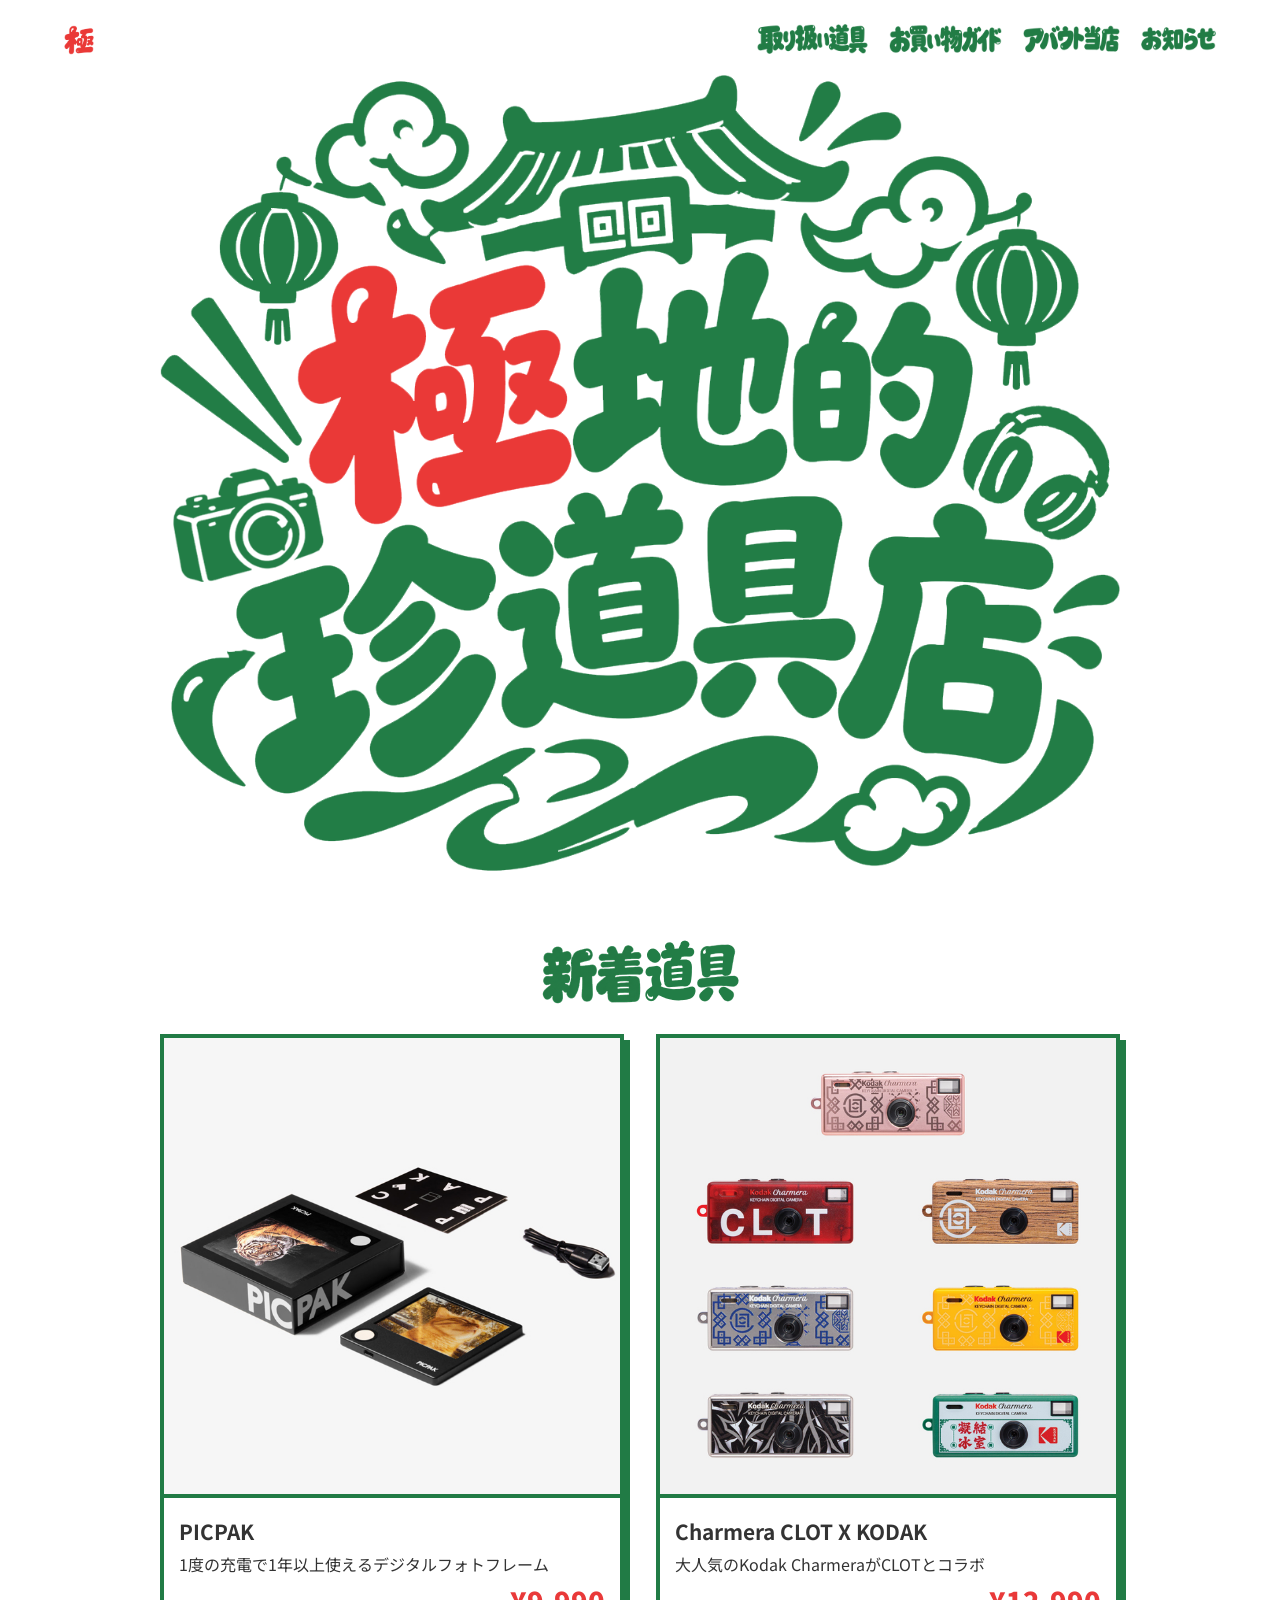
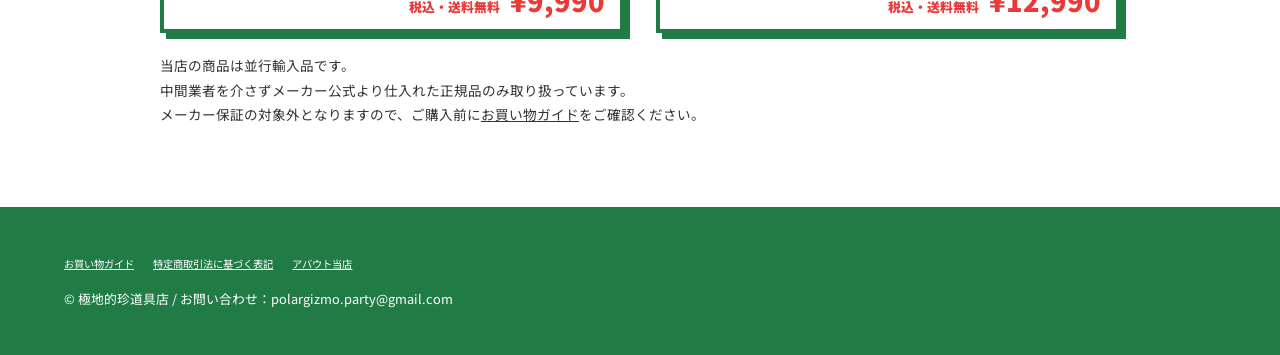
<file: public/index.html>
<!doctype html>
<html lang="ja">
<head>
<meta charset="utf-8">
<meta name="viewport" content="width=device-width,initial-scale=1">
<title>極地的珍道具店</title>
<meta name="description" content="日本では買えない、珍しくて面白い海外製ガジェットの並行輸入ショップ">
<link rel="icon" href="images/favicons/favicon.ico" sizes="32x32">
<link rel="icon" href="images/favicons/icon-192x192.png" type="image/png" sizes="192x192">
<link rel="apple-touch-icon" href="images/favicons/apple-touch-icon-180x180.png">
<link rel="manifest" href="images/favicons/manifest.json">
<link rel="stylesheet" href="style.css">
<script src="site.js"></script>
</head>
<body>

<site-header></site-header>

<main>
<div class="content">

<section class="hero">
<img src="images/logo.png" alt="極地的珍道具店" class="logo" />
</section>

<section class="items">
<h2 id="items"><img src="images/h2-newitem.png" alt="新着道具" class="h2-img" /></h2>
<div class="cards" id="cards"></div>
</section>

<section class="textbox">
<p class="note">
当店の商品は並行輸入品です。<br />
中間業者を介さずメーカー公式より仕入れた正規品のみ取り扱っています。<br />
メーカー保証の対象外となりますので、ご購入前に<a href="guide.html">お買い物ガイド</a>をご確認ください。<br />
</p>
</section>

</div>
</main>

<site-footer></site-footer>

<script src="cards.js"></script>
<script>
fetch('products.json').then(r=>r.json()).then(list=>{
document.getElementById('cards').innerHTML=Cards.cards(list);
}).catch(()=>{
document.getElementById('cards').innerHTML='<p>商品データを読み込めませんでした。時間をおいて、もう一度お開きください。</p>';
});
</script>
</body>
</html>
</file>
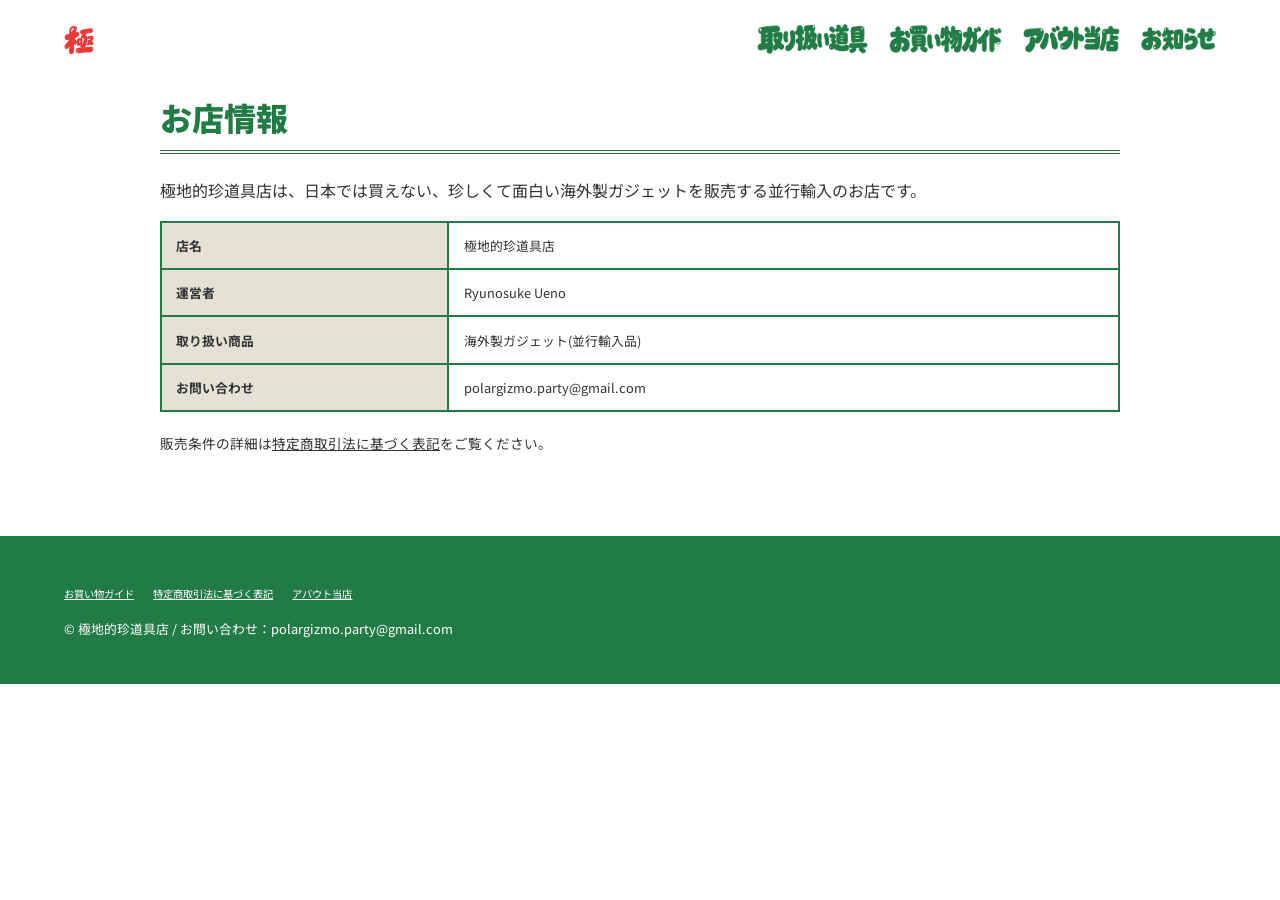
<file: public/about.html>
<!doctype html>
<html lang="ja">
<head>
<meta charset="utf-8">
<meta name="viewport" content="width=device-width,initial-scale=1">
<title>お店情報 | 極地的珍道具店</title>
<meta name="description" content="極地的珍道具店のお店情報">
<link rel="stylesheet" href="style.css">
<script src="site.js"></script>
</head>
<body>

<site-header></site-header>

<div class="content">

<main>
<h1>お店情報</h1>
<p>極地的珍道具店は、日本では買えない、珍しくて面白い海外製ガジェットを販売する並行輸入のお店です。</p>
<table class="tbl">
<tr>
<th>店名</th>
<td>極地的珍道具店</td>
</tr>
<tr>
<th>運営者</th>
<td>Ryunosuke Ueno</td>
</tr>
<tr>
<th>取り扱い商品</th>
<td>海外製ガジェット(並行輸入品)</td>
</tr>
<tr>
<th>お問い合わせ</th>
<td>polargizmo.party@gmail.com</td>
</tr>
</table>
<p class="note">販売条件の詳細は<a href="tokushoho.html">特定商取引法に基づく表記</a>をご覧ください。</p>
</main>

</div>

<site-footer></site-footer>

</body>
</html>
</file>
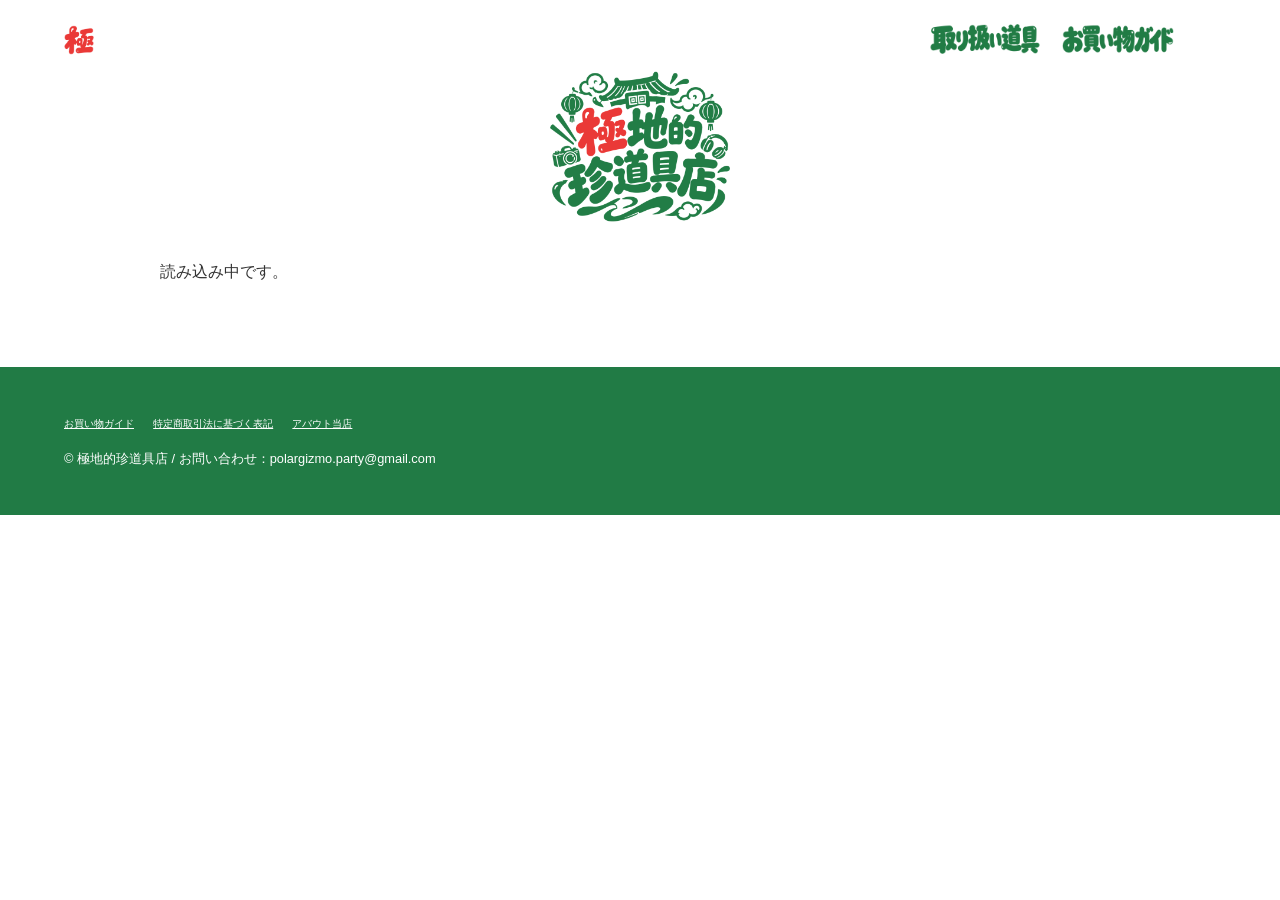
<file: public/charmera.html>
<!doctype html>
<html lang="ja">
<head>
<meta charset="utf-8">
<meta http-equiv="refresh" content="0;url=product.html?id=charmera">
<title>Charmera CLOT X KODAK | 極地的珍道具店</title>
<link rel="canonical" href="product.html?id=charmera">
<link rel="stylesheet" href="style.css">
<script src="site.js"></script>
</head>
<body>

<div class="content">

<p><a href="product.html?id=charmera">商品ページへ移動します</a></p>

</div>

</body>
</html>
</file>
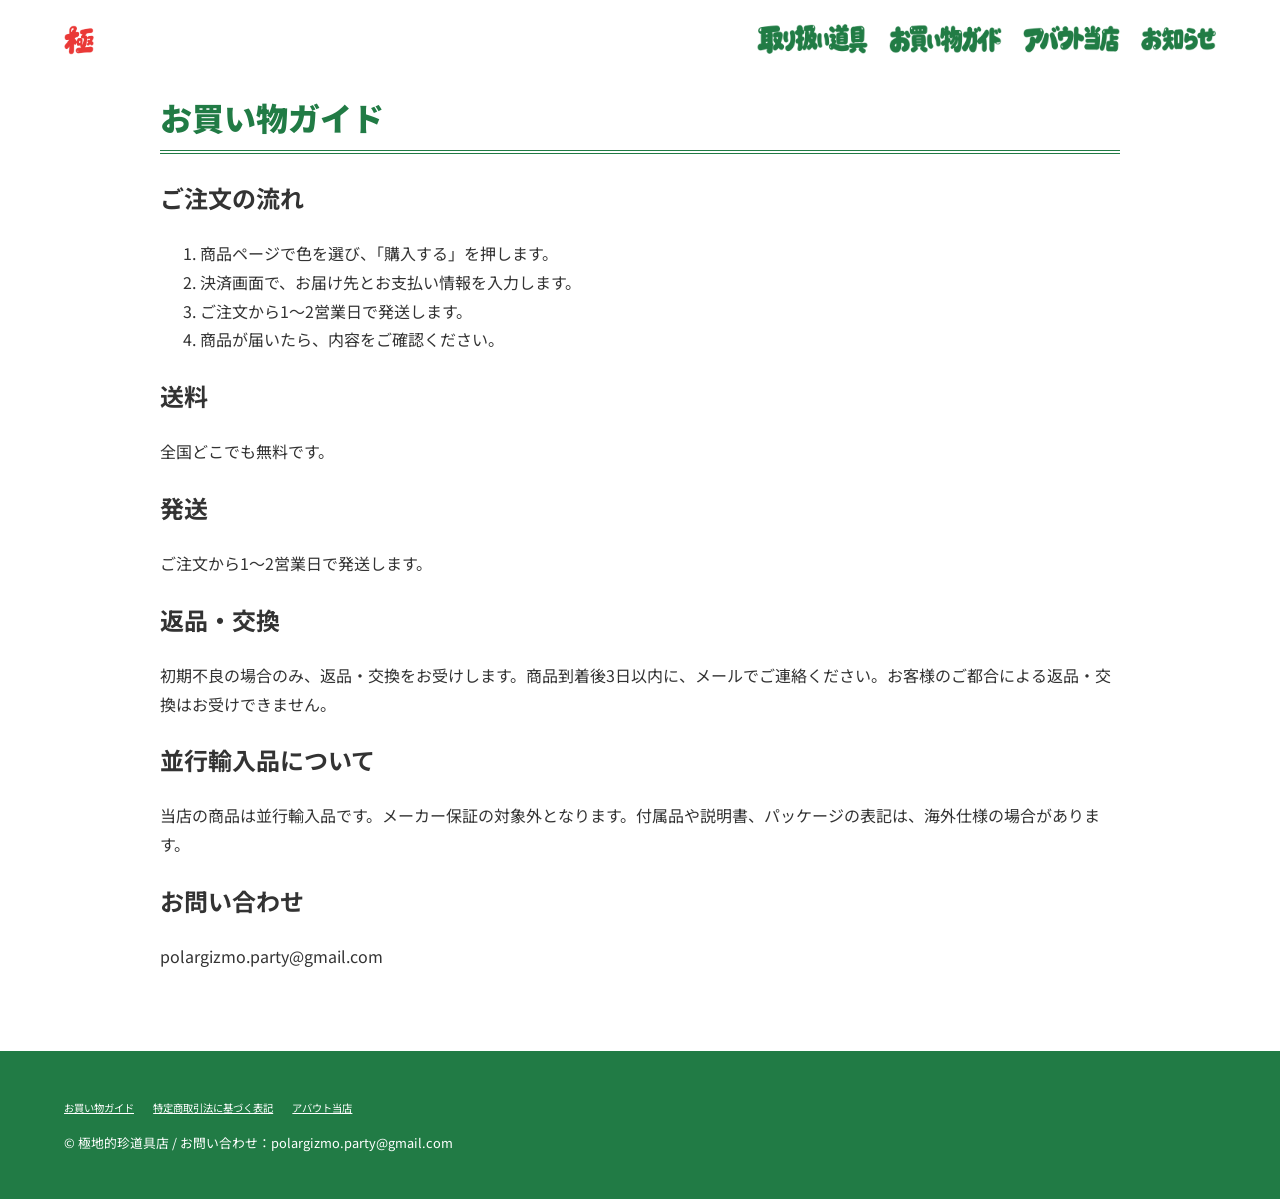
<file: public/guide.html>
<!doctype html>
<html lang="ja">
<head>
<meta charset="utf-8">
<meta name="viewport" content="width=device-width,initial-scale=1">
<title>お買い物ガイド | 極地的珍道具店</title>
<meta name="description" content="ご注文の流れ、送料、発送、返品・交換、並行輸入品についての案内">
<link rel="stylesheet" href="style.css">
<script src="site.js"></script>
</head>
<body>

<site-header></site-header>

<div class="content">

<main>
<h1>お買い物ガイド</h1>
<h2>ご注文の流れ</h2>
<ol>
<li>商品ページで色を選び、「購入する」を押します。</li>
<li>決済画面で、お届け先とお支払い情報を入力します。</li>
<li>ご注文から1〜2営業日で発送します。</li>
<li>商品が届いたら、内容をご確認ください。</li>
</ol>
<h2>送料</h2>
<p>全国どこでも無料です。</p>
<h2>発送</h2>
<p>ご注文から1〜2営業日で発送します。</p>
<h2>返品・交換</h2>
<p>初期不良の場合のみ、返品・交換をお受けします。商品到着後3日以内に、メールでご連絡ください。お客様のご都合による返品・交換はお受けできません。</p>
<h2>並行輸入品について</h2>
<p>当店の商品は並行輸入品です。メーカー保証の対象外となります。付属品や説明書、パッケージの表記は、海外仕様の場合があります。</p>
<h2>お問い合わせ</h2>
<p>polargizmo.party@gmail.com</p>
</main>

</div>

<site-footer></site-footer>

</body>
</html>
</file>
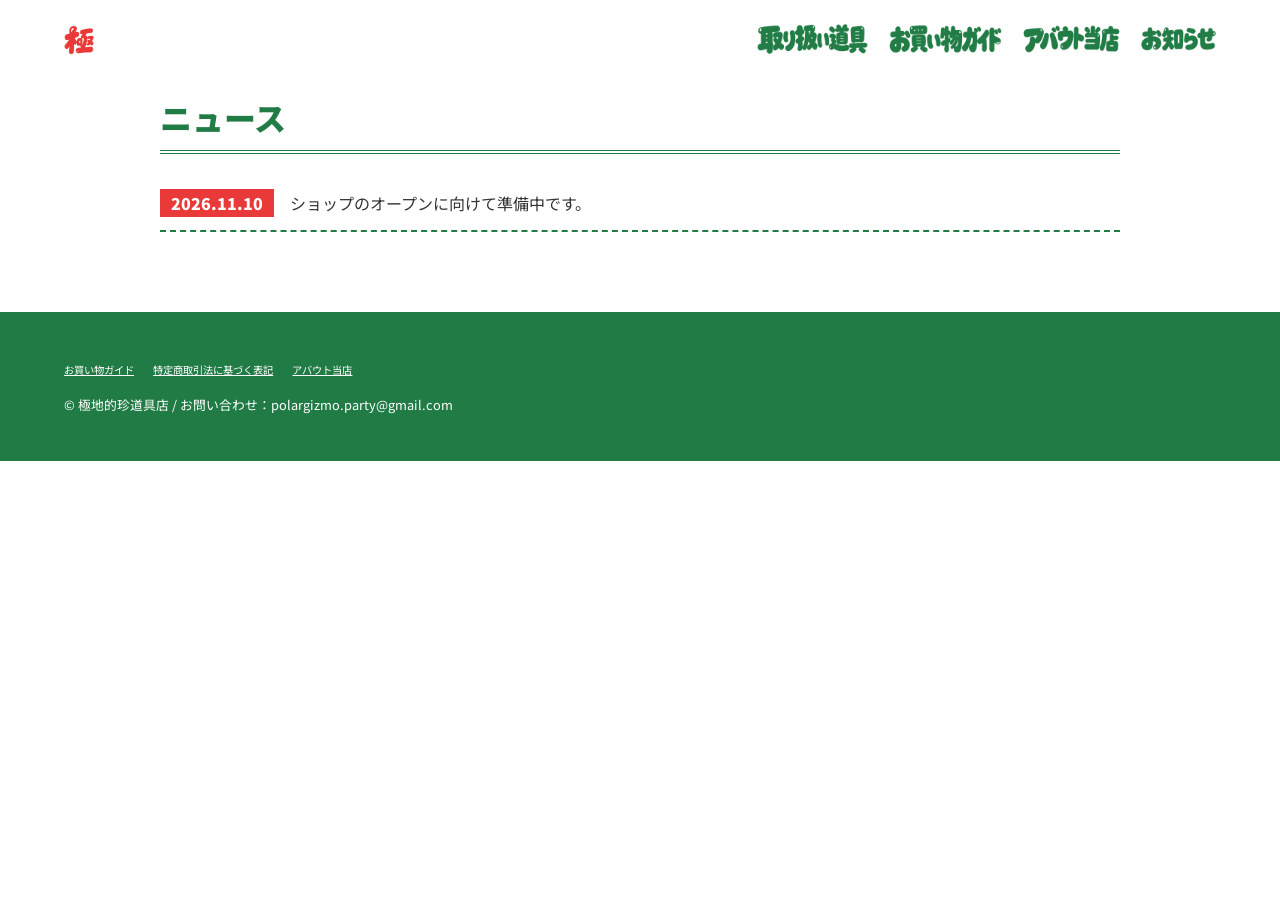
<file: public/news.html>
<!doctype html>
<html lang="ja">
<head>
<meta charset="utf-8">
<meta name="viewport" content="width=device-width,initial-scale=1">
<title>ニュース | 極地的珍道具店</title>
<meta name="description" content="極地的珍道具店からのお知らせ">
<link rel="stylesheet" href="style.css">
<script src="site.js"></script>
</head>
<body>

<site-header></site-header>

<div class="content">
  
<main>
<h1>ニュース</h1>
<ul class="news">
<!-- お知らせを足すときは、下の li を1つコピーして、一番上に貼り付ける -->
<li><time>2026.11.10</time>ショップのオープンに向けて準備中です。</li>
</ul>
</main>

</div>

<site-footer></site-footer>

</body>
</html>
</file>
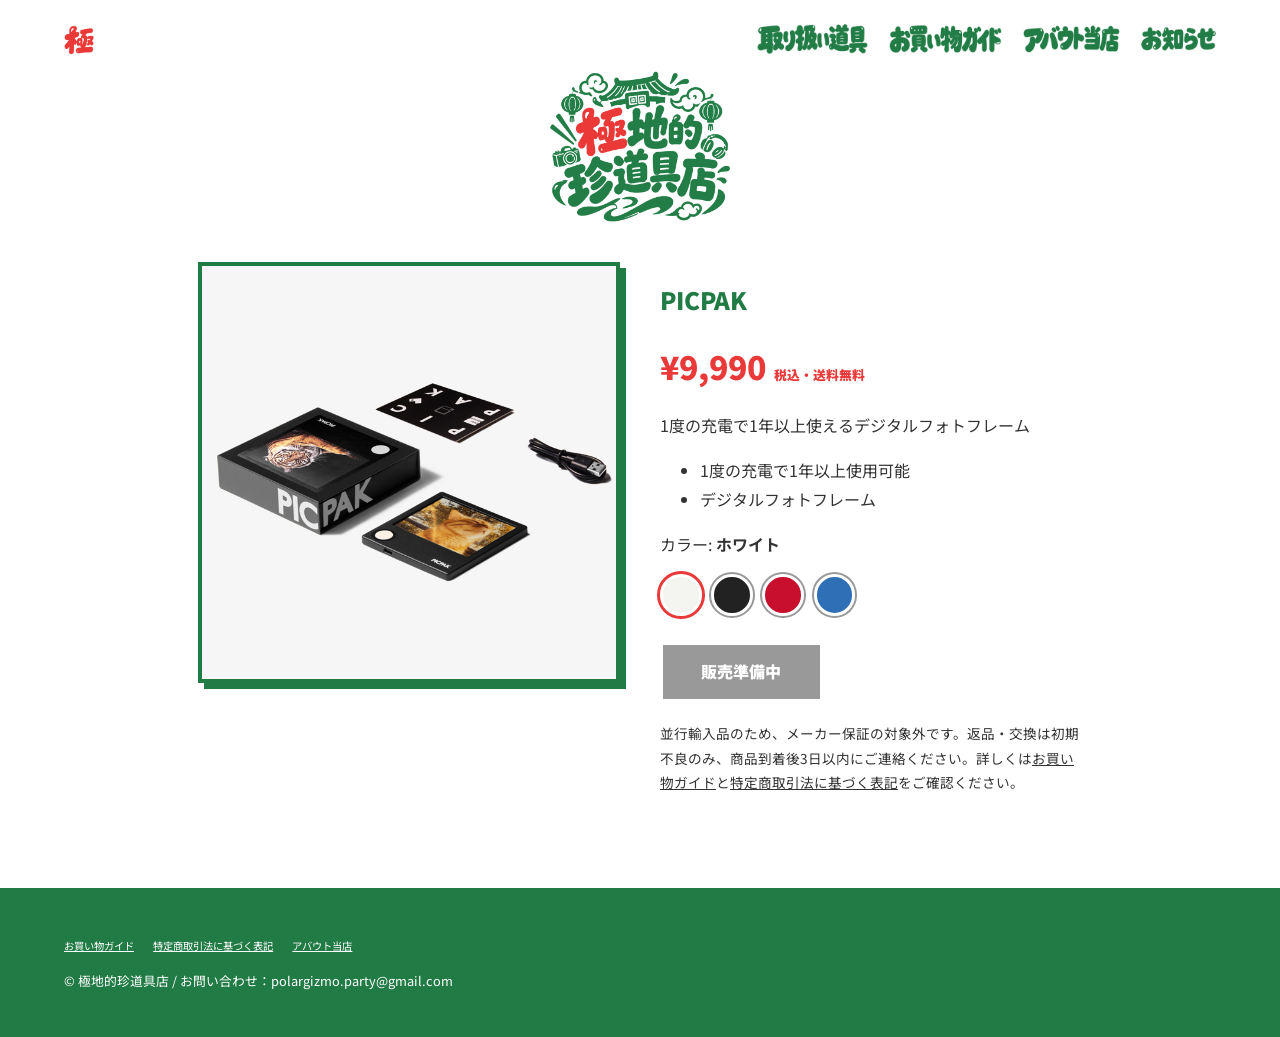
<file: public/picpak.html>
<!doctype html>
<html lang="ja">
<head>
<meta charset="utf-8">
<meta http-equiv="refresh" content="0;url=product.html?id=picpak">
<title>Picpak | 極地的珍道具店</title>
<link rel="stylesheet" href="style.css">
<script src="site.js"></script>
</head>
<body>

<div class="content">
  
<p><a href="product.html?id=picpak">商品ページへ移動します</a></p>

</div>
  
</body>
</html>
</file>
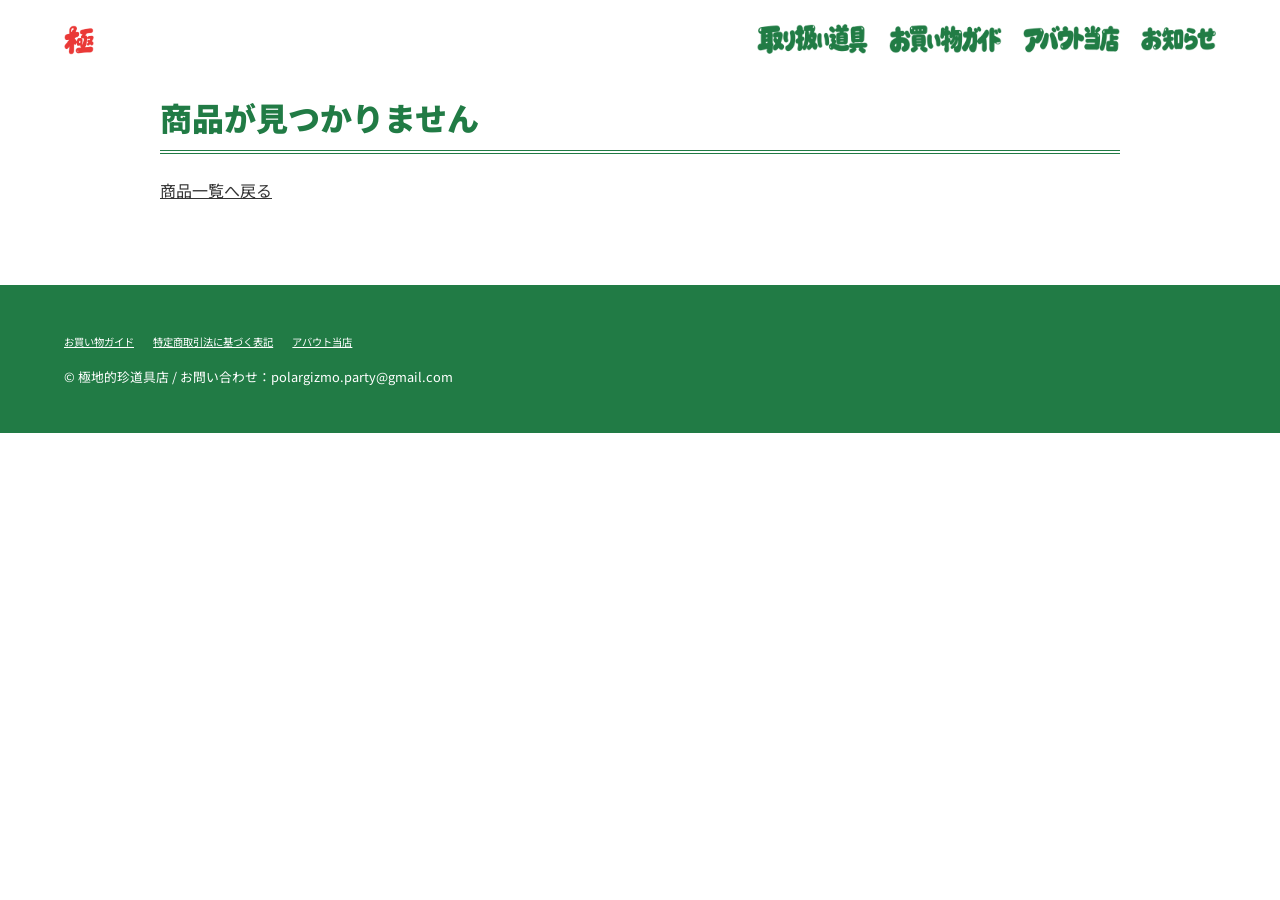
<file: public/product.html>
<!doctype html>
<html lang="ja">
<head>
<meta charset="utf-8">
<meta name="viewport" content="width=device-width,initial-scale=1">
<title>商品 | 極地的珍道具店</title>
<link rel="stylesheet" href="style.css">
<script src="site.js"></script>
</head>
<body>

<site-header></site-header>

<div class="content">
  
<main id="main">

<section class="product-logo">
<img src="images/logo.png" alt="極地的珍道具店" class="logo" />
</section>
  
<p>読み込み中です。</p>
  
</main>

</div>

<site-footer></site-footer>

<script>
const id=new URLSearchParams(location.search).get('id');
const main=document.getElementById('main');
const esc=s=>String(s).replace(/[&<>"]/g,c=>({'&':'&amp;','<':'&lt;','>':'&gt;','"':'&quot;'}[c]));
fetch('products.json').then(r=>r.json()).then(list=>{
const p=list.find(x=>x.id===id);
if(!p){
main.innerHTML='<h1>商品が見つかりません</h1><p><a href="index.html#items">商品一覧へ戻る</a></p>';
return;
}
document.title=p.name+' | 極地的珍道具店';
main.innerHTML=`<div class="content"><section class="product-logo"><img src="images/logo.png" alt="極地的珍道具店" class="logo" /></section><section class="prod"><div class="pimg" id="img"></div><div><h1>${esc(p.name)}</h1><p class="price">&yen;${p.price.toLocaleString('ja-JP')}<small>税込・送料無料</small></p><p>${esc(p.lead)}</p><ul>${p.specs.map(s=>'<li>'+esc(s)+'</li>').join('')}</ul><p>カラー: <b id="cn"></b></p><div class="sw" id="sw"></div><a class="btn" id="buy">購入する</a><p class="note">並行輸入品のため、メーカー保証の対象外です。返品・交換は初期不良のみ、商品到着後3日以内にご連絡ください。詳しくは<a href="guide.html">お買い物ガイド</a>と<a href="tokushoho.html">特定商取引法に基づく表記</a>をご確認ください。</p></div></section></div>`;
const sw=document.getElementById('sw'),img=document.getElementById('img'),cn=document.getElementById('cn'),buy=document.getElementById('buy');
function pick(i){
const c=p.colors[i];
cn.textContent=c.name;
img.innerHTML=c.img?'<img src="'+esc(c.img)+'" alt="'+esc(p.name+' '+c.name)+'">':'<div class="ph" style="background:'+esc(c.hex)+'"><span>'+esc(p.name)+'<br>'+esc(c.name)+'（仮画像）</span></div>';
if(c.link){
buy.href=c.link;
buy.classList.remove('off');
buy.textContent='購入する';
}else{
buy.removeAttribute('href');
buy.classList.add('off');
buy.textContent='販売準備中';
}
[...sw.children].forEach((b,j)=>b.classList.toggle('on',j===i));
}
p.colors.forEach((c,i)=>{
const b=document.createElement('button');
b.style.background=c.hex;
b.title=c.name;
b.setAttribute('aria-label',c.name);
b.onclick=()=>pick(i);
sw.appendChild(b);
});
pick(0);
}).catch(()=>{
main.innerHTML='<p>商品データを読み込めませんでした。時間をおいて、もう一度お開きください。</p>';
});
</script>
</body>
</html>
</file>
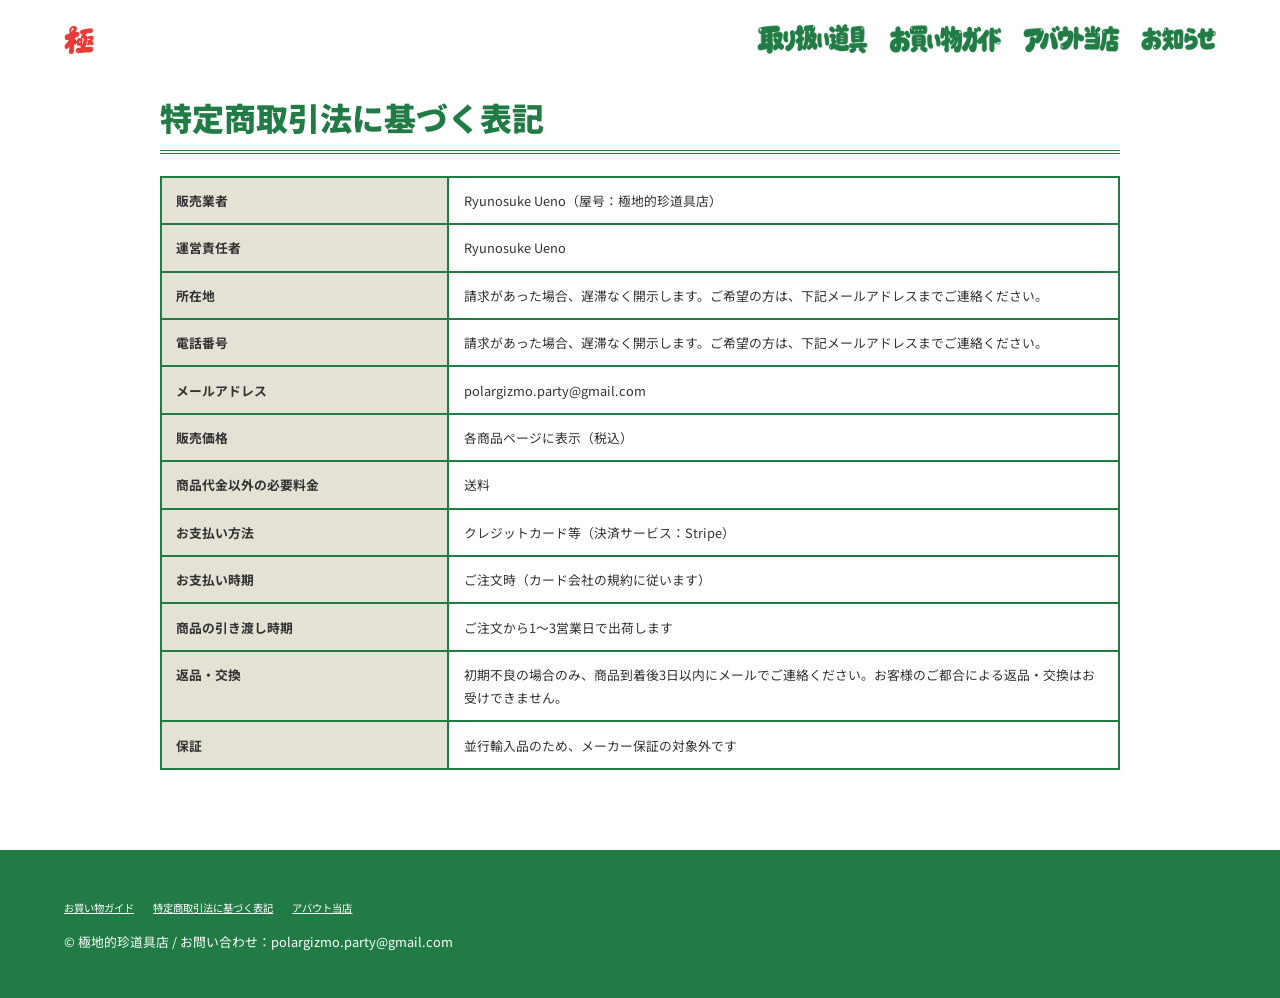
<file: public/tokushoho.html>
<!doctype html>
<html lang="ja">
<head>
<meta charset="utf-8">
<meta name="viewport" content="width=device-width,initial-scale=1">
<title>特定商取引法に基づく表記 | 極地的珍道具店</title>
<meta name="description" content="極地的珍道具店の特定商取引法に基づく表記">
<link rel="stylesheet" href="style.css">
<script src="site.js"></script>
</head>
<body>

<site-header></site-header>

<div class="content">
  
<main>
<h1>特定商取引法に基づく表記</h1>
<table class="tbl">
<tr>
<th>販売業者</th>
<td>Ryunosuke Ueno（屋号：極地的珍道具店）</td>
</tr>
<tr>
<th>運営責任者</th>
<td>Ryunosuke Ueno</td>
</tr>
<tr>
<th>所在地</th>
<td>請求があった場合、遅滞なく開示します。ご希望の方は、下記メールアドレスまでご連絡ください。</td>
</tr>
<tr>
<th>電話番号</th>
<td>請求があった場合、遅滞なく開示します。ご希望の方は、下記メールアドレスまでご連絡ください。</td>
</tr>
<tr>
<th>メールアドレス</th>
<td>polargizmo.party@gmail.com</td>
</tr>
<tr>
<th>販売価格</th>
<td>各商品ページに表示（税込）</td>
</tr>
<tr>
<th>商品代金以外の必要料金</th>
<td>送料</td>
</tr>
<tr>
<th>お支払い方法</th>
<td>クレジットカード等（決済サービス：Stripe）</td>
</tr>
<tr>
<th>お支払い時期</th>
<td>ご注文時（カード会社の規約に従います）</td>
</tr>
<tr>
<th>商品の引き渡し時期</th>
<td>ご注文から1〜3営業日で出荷します</td>
</tr>
<tr>
<th>返品・交換</th>
<td>初期不良の場合のみ、商品到着後3日以内にメールでご連絡ください。お客様のご都合による返品・交換はお受けできません。</td>
</tr>
<tr>
<th>保証</th>
<td>並行輸入品のため、メーカー保証の対象外です</td>
</tr>
</table>
</main>

</div>

<site-footer></site-footer>

</body>
</html>
</file>
<file: public/style.css>
@import url('https://fonts.googleapis.com/css2?family=Noto+Sans+JP:wght@400;700;900&display=swap');
:root {
--g1: #217b45;
--g2: #63b54b;
--g3: #b9cf51;
--r1: #a81519;
--r2: #e93939;
--r3: #fd988f;
--soft: #e4e2d4;
--bk: #333;
}
* {
box-sizing: border-box;
}
body {
margin: 0;
font-family: "Noto Sans JP", "Hiragino Sans", "Yu Gothic", Meiryo, sans-serif;
color: var(--bk);
line-height: 1.8;
background: #fff;
}
a {
color: var(--bk);
}

/*-all-*/
.content {
  max-width: 960px;
  width: 92%;
  margin: 0 auto;
}

/*-header-*/
header {
position: sticky;
top: 0;
z-index: 5;
display: flex;
flex-wrap: wrap;
align-items: center;
justify-content: space-between;
gap: .5rem 1.5rem;
padding: 1.3rem 5vw .7rem;
background: rgba(255,255,255,0.7);
}
header img {
  display: block;
  height: 30px;
}
.icon {
  display: block;
  width: 10%;
}
@media (max-width: 600px) {
header {
  background: rgba(255,255,255,0);
}
}

/*-nav-*/
nav {
display: flex;
flex-wrap: wrap;
gap: .2rem 1.3rem;
}
nav a {
text-decoration: none;
color: var(--g3);
font-weight: 700;
font-size: .95rem;
padding: .2rem 0;
border-bottom: 3px solid transparent;
  transition: .3s;
}
nav a:hover,
nav a:focus-visible {
border-color: var(--r2);
  transition: .3s;
}
@media (max-width: 700px) {
nav {
  display: none;
}
}

/*-footer-*/
footer {
background: var(--g1);
color: #fff;
padding: 2rem 5vw;
font-size: 80%;
}
footer a {
color: #fff;
font-size: 80%;
margin-right: 1.2rem;
}

/*-main-*/
main {
  margin: 0 0 80px;
}
main section + section {
  margin: 20px 0 0 ;
}
.hero {
  margin: 0 0 60px;
}
.logo {
  display: block;
  width: 100%;
}
h1 {
font-weight: 900;
color: var(--g1);
line-height: 1.5;
}
main > h1 {
border-bottom: 4px double var(--g1);
padding-bottom: .3em;
}
h2 {
  display: block;
}
h2 .h2-img {
  display: block;
  height: 80px;
  margin: 0 auto;
}
@media (max-width: 600px) {
h2 {
  margin: 0 0 15px;
}
h2 .h2-img {
  height: 20vw;
}
.hero {
  margin: 0 0 30px;
  padding: 0;
}
}

/*-sign-*/
.sign {
background: var(--r2);
color: #fff;
text-align: center;
max-width: 30rem;
padding: 1.8rem 2.2rem;
margin: 2.2rem 5px 0;
border: 5px double #fff;
outline: 5px solid var(--r2);
box-shadow: 8px 8px 0 rgba(0, 0, 0, .3);
}
.sign small {
display: block;
font-weight: 700;
letter-spacing: .15em;
}
.sign h1 {
color: #fff;
font-weight: 900;
font-size: clamp(2rem, 7vw, 3.4rem);
letter-spacing: .08em;
margin: .2em 0;
text-shadow: 3px 3px 0 rgba(0, 0, 0, .3);
}
.sign p {
margin: 0 0 1.2rem;
}
.sign .btn {
background: #fff;
color: var(--r2);
border-color: var(--r2);
outline-color: #fff;
box-shadow: 5px 5px 0 rgba(0, 0, 0, .3);
}
.btn {
display: inline-block;
background: var(--r2);
color: #fff;
text-decoration: none;
font-weight: 900;
padding: .8rem 2.4rem;
margin: 3px;
box-shadow: 5px 5px 0 var(--bk);
cursor: pointer;
}
.btn:hover,
.btn:focus-visible {
background: #a30d25;
}
.btn.off {
background: #999;
box-shadow: none;
pointer-events: none;
}
@media (max-width: 600px) {
.sign {
padding: 0;
}
}

/*-cards-*/
.cards {
display: grid;
grid-template-columns: repeat(auto-fit, minmax(260px, 1fr));
gap: 2rem;
}
.card {
display: flex;
flex-direction: column;
background: #fff;
color: var(--bk);
text-decoration: none;
border: 4px solid var(--g1);
box-shadow: 6px 6px 0 var(--g1);
  transition: .3s;
}
.card:hover,
.card:focus-visible {
border-color: var(--r2);
  transition: .3s;
}
.card .ph,
.card .pimg {
flex: none;
height: auto;
border: 0;
border-bottom: 4px solid var(--g1);
}
.card .ph {
aspect-ratio: 1;
}
.card div.t {
flex: 1;
position: relative;
padding: 15px 15px 50px;
}
.t-itemname {
font-size: 130%;
font-weight: 900;
}
.t-itemtext {
}
.t-itemprice {
position: absolute;
bottom: 15px;
right: 15px;
text-align: right;
line-height: 1;
}
.card .postage {
display: inline-block;
margin: 0 10px 0 0;
color: var(--r2);
font-size: 80%;
font-weight: 900;
}
.card .pr {
display: inline-block;
color: var(--r2);
font-size: 170%;
font-weight: 900;
}
.ph {
display: grid;
place-items: center;
width: 100%;
aspect-ratio: 1;
border: 1px solid #cfe0d6;
}
.ph span {
background: rgba(255, 255, 255, .9);
padding: .3em .9em;
text-align: center;
font-size: .9rem;
}
.pimg {
background: #fff;
}
.pimg img {
width: 100%;
display: block;
}
.prod {
display: grid;
grid-template-columns: repeat(auto-fit, minmax(280px, 1fr));
gap: 2.5rem;
align-items: start;
}
.prod .pimg {
border: 4px solid var(--g1);
box-shadow: 6px 6px 0 var(--g1);
}
.price {
font-size: 2rem;
font-weight: 900;
color: var(--r2);
margin: .2rem 0;
}
.price small {
font-size: .8rem;
color: var(--r2);
font-weight: 900;
margin-left: .5rem;
}
.sw {
display: flex;
flex-wrap: wrap;
gap: .6rem;
margin: .4rem 0 1.6rem;
}
.sw button {
width: 2.6rem;
height: 2.6rem;
border-radius: 50%;
border: 3px solid #fff;
box-shadow: 0 0 0 2px #999;
cursor: pointer;
}
.sw button.on {
box-shadow: 0 0 0 3px var(--r2);
}
.note {
font-size: .85rem;
margin-top: 1.2rem;
}
.tbl {
width: 100%;
font-size: 80%;
border-collapse: collapse;
}
.tbl th,
.tbl td {
border: 2px solid var(--g1);
padding: .7rem .9rem;
vertical-align: top;
text-align: left;
}
.tbl th {
background: var(--soft);
color: var(--bk);
width: 30%;
}
.news {
list-style: none;
padding: 0;
}
.news li {
padding: .8rem 0;
border-bottom: 2px dashed var(--g1);
}
.news time {
display: inline-block;
background: var(--r2);
color: #fff;
font-weight: 900;
padding: 0 .7em;
margin-right: 1rem;
}
@media (max-width: 600px) {
.tbl th {
width: 36%;
}
}

/*-product-*/
.product-logo {
  width: 180px;
  margin: 0 auto;
  padding: 0 0 20px;
}
</file>
